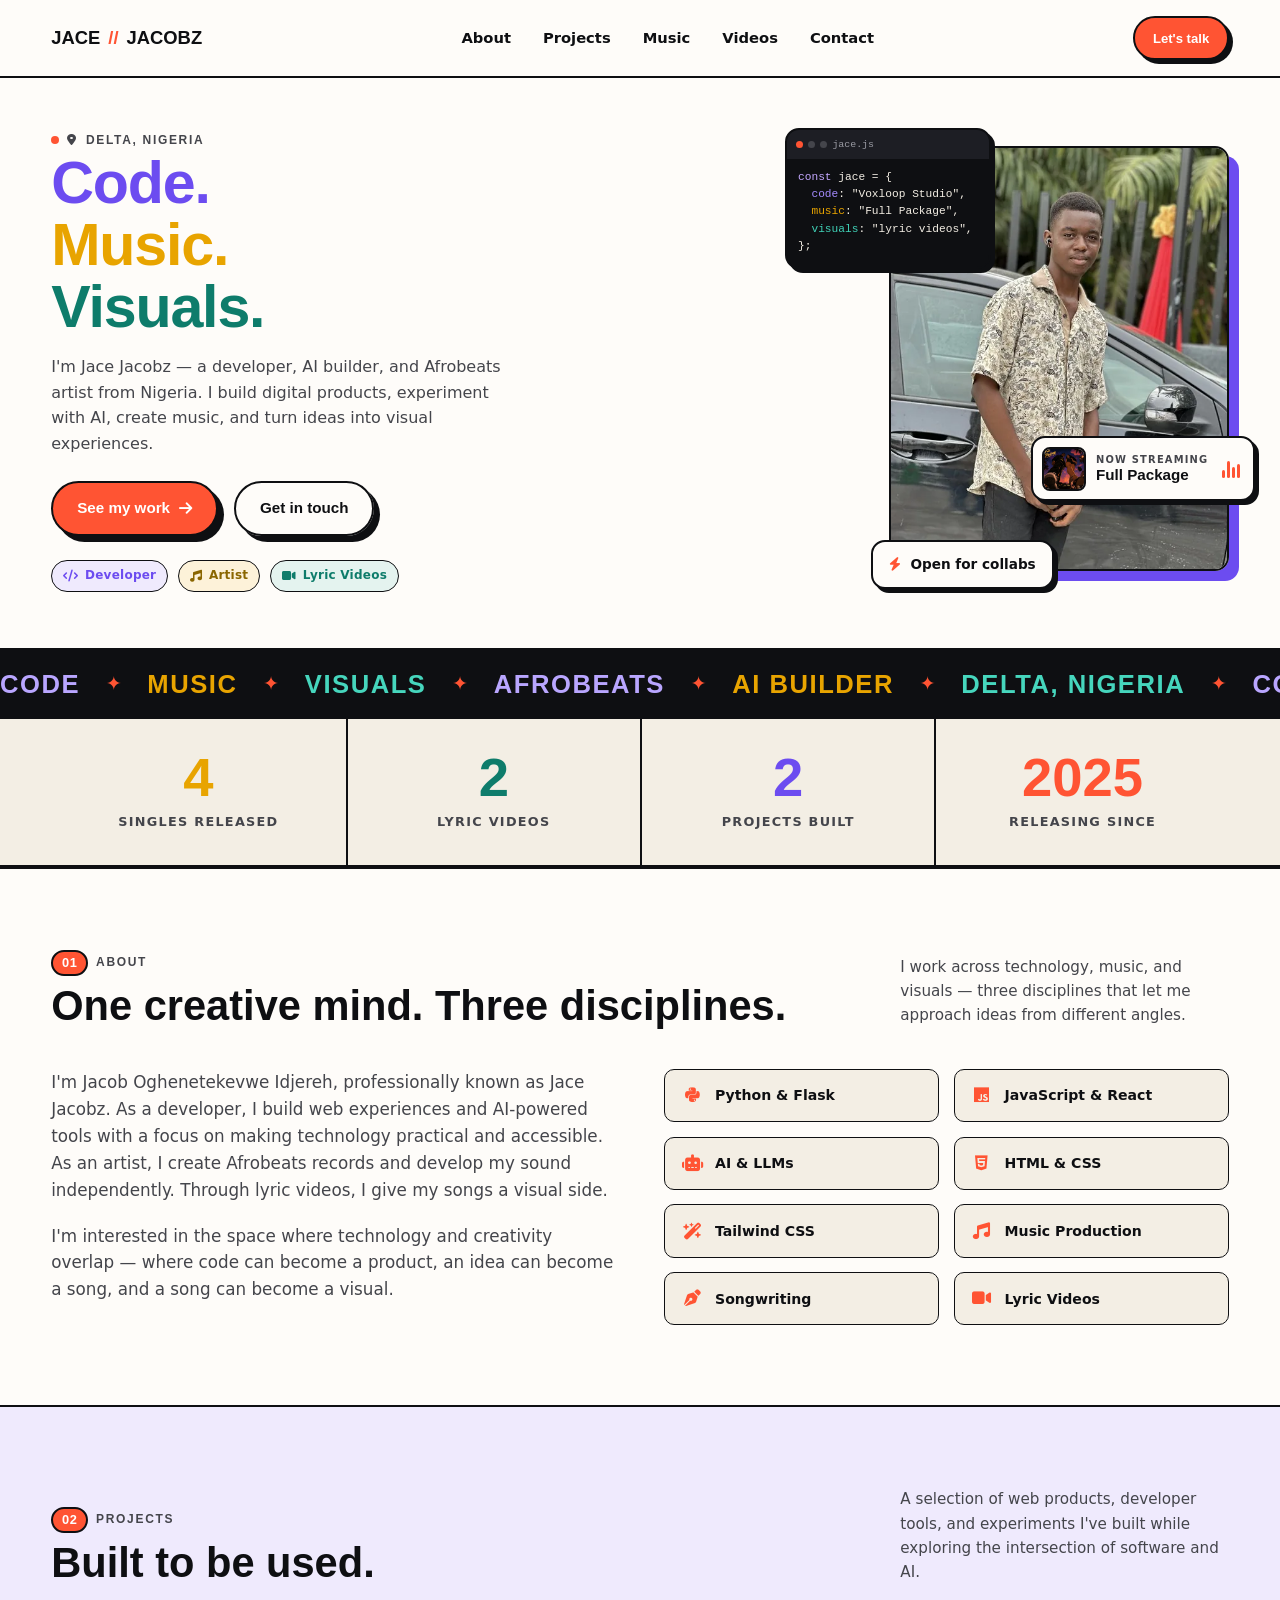
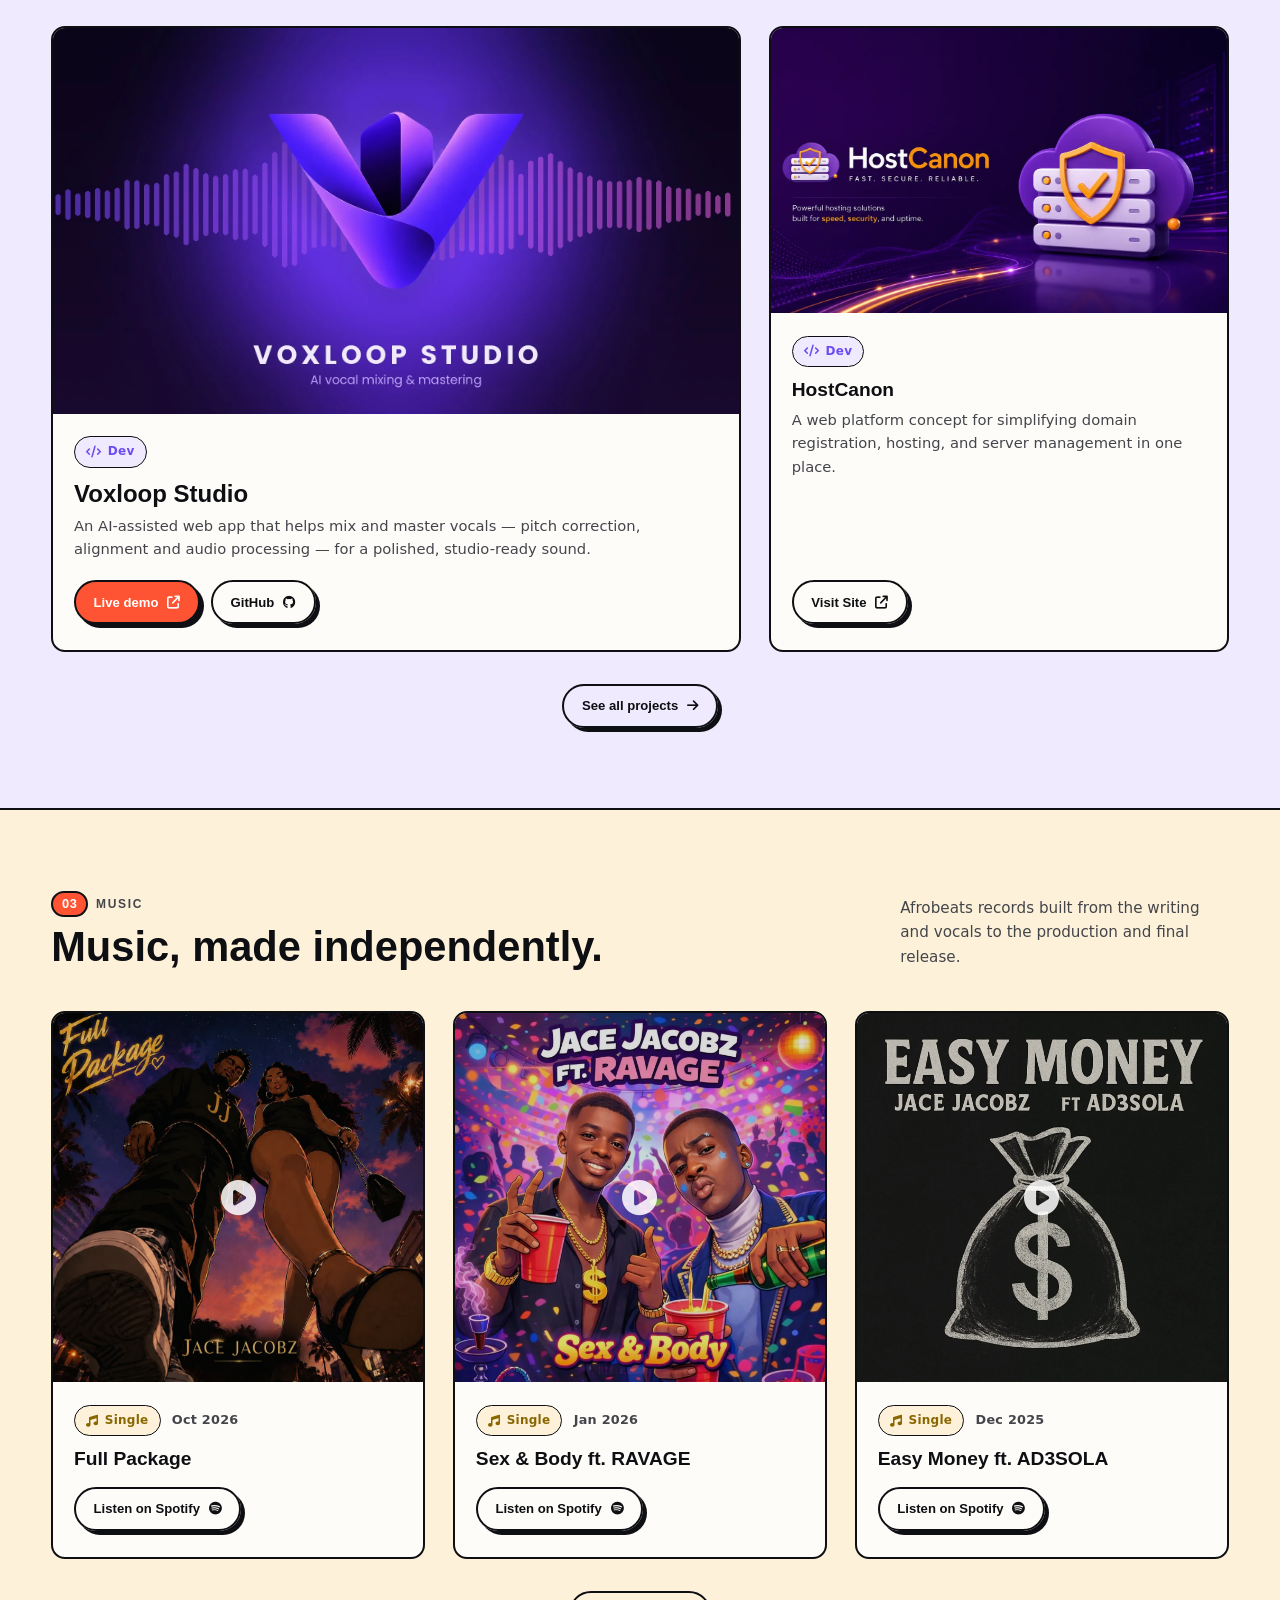
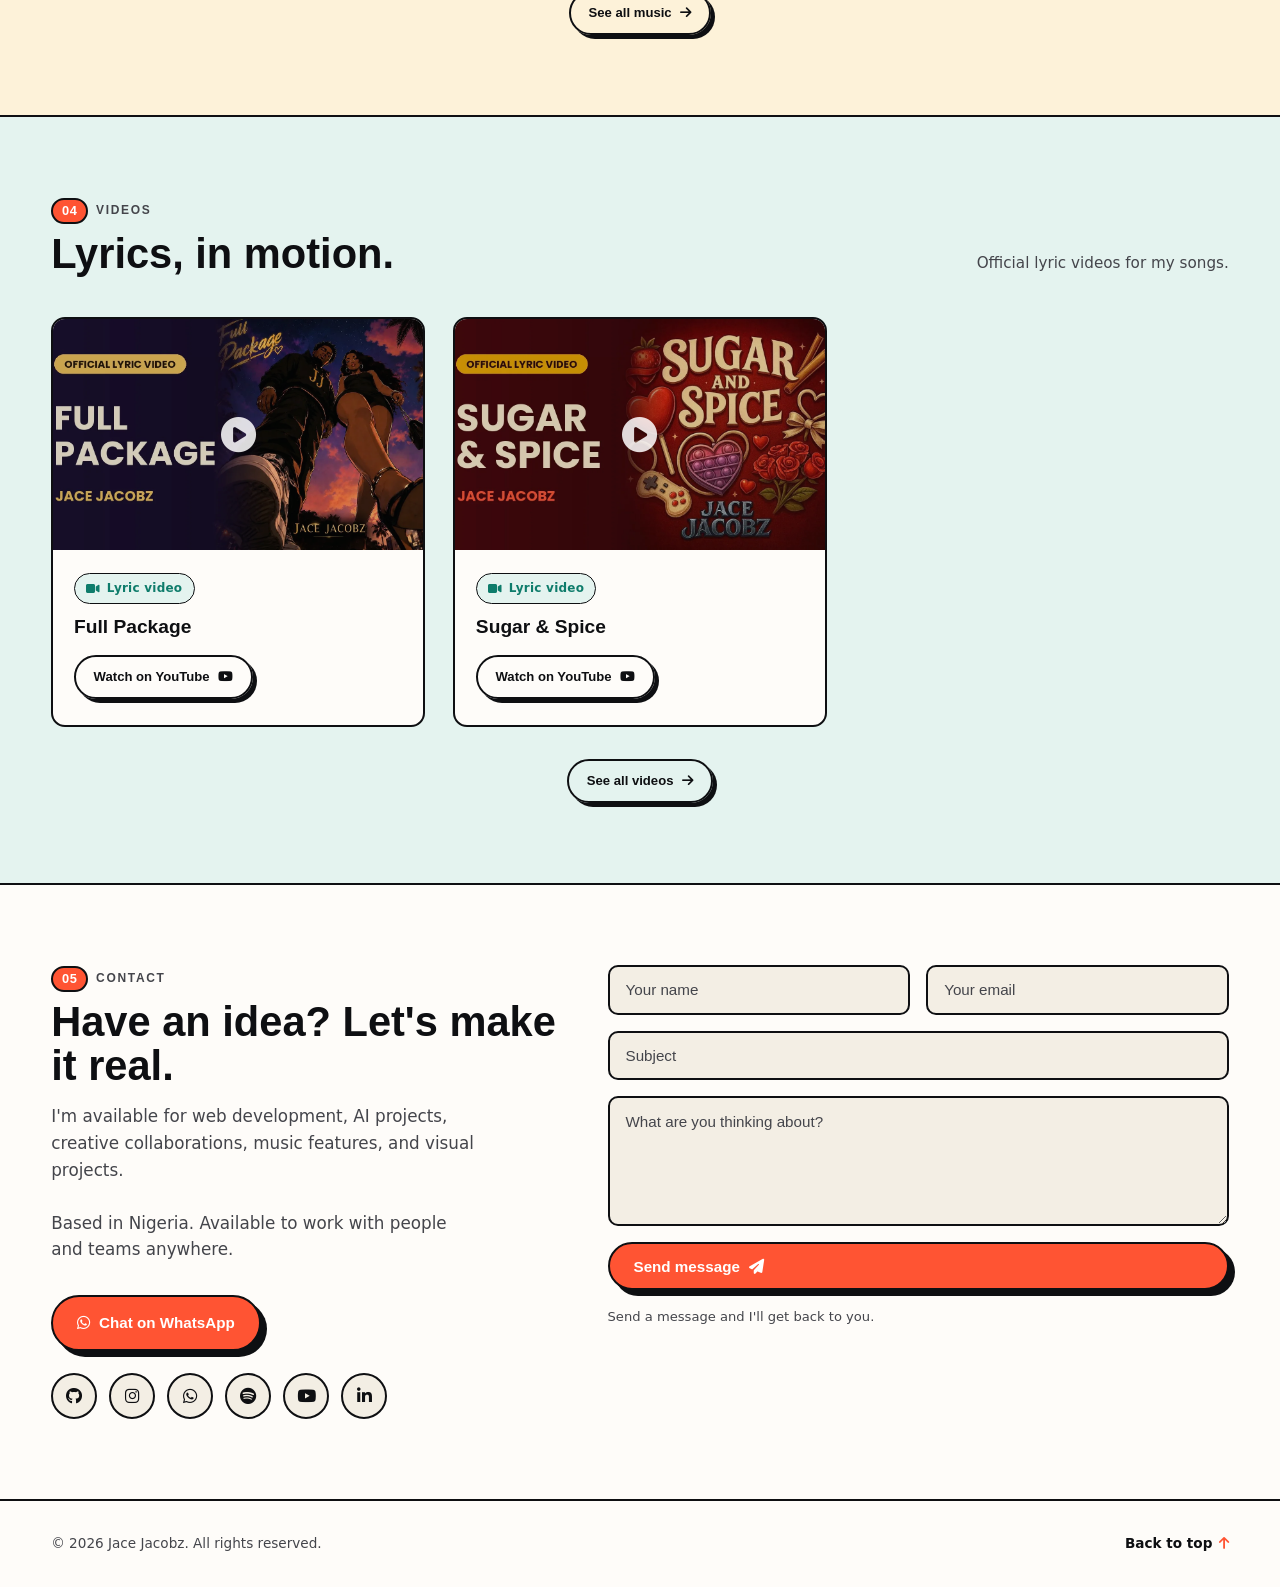
<file: index.html>
<!DOCTYPE html>
<html lang="en">
<head>
<meta charset="UTF-8">
<title>Jace Jacobz — Code. Music. Visuals.</title>
<meta name="viewport" content="width=device-width, initial-scale=1, viewport-fit=cover">
<meta name="description" content="Jacob Oghenetekevwe Idjereh, professionally known as Jace Jacobz — full-stack developer, AI builder and Afrobeats artist based in Delta, Nigeria.">
<!-- Link previews (WhatsApp, Instagram, X, etc.) -->
<meta property="og:type" content="website">
<meta property="og:site_name" content="Jace Jacobz">
<meta property="og:title" content="Jace Jacobz — Code. Music. Visuals.">
<meta property="og:description" content="Jacob Oghenetekevwe Idjereh, professionally known as Jace Jacobz — full-stack developer, AI builder and Afrobeats artist based in Delta, Nigeria.">
<meta property="og:url" content="https://jacejacobz.github.io/jace-portfolio/">
<meta property="og:image" content="https://jacejacobz.github.io/jace-portfolio/assets/images/og-image.jpg">
<meta property="og:image:width" content="1200">
<meta property="og:image:height" content="630">
<meta name="twitter:card" content="summary_large_image">
<meta name="twitter:title" content="Jace Jacobz — Code. Music. Visuals.">
<meta name="twitter:description" content="Jacob Oghenetekevwe Idjereh, professionally known as Jace Jacobz — full-stack developer, AI builder and Afrobeats artist based in Delta, Nigeria.">
<meta name="twitter:image" content="https://jacejacobz.github.io/jace-portfolio/assets/images/og-image.jpg">
<script type="application/ld+json">
{"@context":"https://schema.org","@type":"Person","name":"Jacob Oghenetekevwe Idjereh","alternateName":"Jace Jacobz","description":"Full-stack developer, AI builder and Afrobeats artist based in Delta, Nigeria.","url":"https://jacejacobz.github.io/jace-portfolio/","image":"https://jacejacobz.github.io/jace-portfolio/assets/images/og-image.jpg","sameAs":["https://instagram.com/jace.jacobz","https://open.spotify.com/artist/1dXIuXxO2EBXhNMmqf7gLY","https://www.youtube.com/@jacejacobz","https://github.com/JaceJacobz","https://www.linkedin.com/in/jacejacobz"]}
</script>

<!-- fav-icon -->
<link rel="icon" href="assets/images/fav-icon.png" type="image/png">

<!-- Fonts: Clash Display (headlines) + Satoshi (body) — Fontshare -->
<link rel="preconnect" href="https://api.fontshare.com">
<link href="https://api.fontshare.com/v2/css?f[]=clash-display@600,500,700&f[]=satoshi@400,500,700,900&display=swap" rel="stylesheet">

<!-- Font Awesome -->
<link rel="stylesheet" href="https://cdnjs.cloudflare.com/ajax/libs/font-awesome/6.5.2/css/all.min.css">

<!-- Shared site styles -->
<script>try{if(sessionStorage.getItem("pl"))document.documentElement.classList.add("no-preload")}catch(e){}</script>
<link rel="stylesheet" href="assets/css/style.css">
</head>
<body id="top">
<!-- ============ PRELOADER (shows once per visit) ============ -->
<div class="preloader" id="preloader" aria-hidden="true">
  <div class="pl-logo">JACE<span class="dot">//</span>JACOBZ</div>
  <div class="pl-bars"><i></i><i></i><i></i><i></i><i></i></div>
  <div class="pl-bar"><span></span></div>
  <div class="pl-tag">Code. Music. Visuals.</div>
</div>
<noscript><style>.preloader{display:none}</style></noscript>


<!-- ============ HEADER ============ -->
<header class="site-header">
  <nav class="nav container">
    <a href="index.html#top" class="logo">JACE<span class="dot">//</span>JACOBZ</a>
    <ul class="nav-links" id="navLinks">
      <li><a href="index.html#about">About</a></li>
      <li><a href="projects.html">Projects</a></li>
      <li><a href="music.html">Music</a></li>
      <li><a href="videos.html">Videos</a></li>
      <li><a href="index.html#contact">Contact</a></li>
    </ul>
    <div class="nav-cta">
      <a href="index.html#contact" class="btn sm solid-coral">Let's talk</a>
      <button class="menu-toggle" id="menuToggle" aria-label="Toggle navigation" aria-expanded="false">
        <i class="fa-solid fa-bars"></i>
      </button>
    </div>
  </nav>
</header>

<!-- ============ HERO ============ -->
<section id="hero" class="hero">
  <div class="container hero-grid">
    <div class="hero-copy">
      <span class="eyebrow"><i class="fa-solid fa-location-dot"></i> Delta, Nigeria</span>
      <h1 class="hero-title">
        <span class="c1">Code.</span>
        <span class="c2">Music.</span>
        <span class="c3">Visuals.</span>
      </h1>
      <p class="hero-lede">
        I'm Jace Jacobz — a developer, AI builder, and Afrobeats artist from Nigeria. I build digital products, experiment with AI, create music, and turn ideas into visual experiences.
      </p>
      <div class="hero-actions">
        <a href="projects.html" class="btn solid-coral">See my work <i class="fa-solid fa-arrow-right"></i></a>
        <a href="index.html#contact" class="btn outline">Get in touch</a>
      </div>
      <div class="hero-chips">
        <span class="tag dev"><i class="fa-solid fa-code"></i> Developer</span>
        <span class="tag music"><i class="fa-solid fa-music"></i> Artist</span>
        <span class="tag video"><i class="fa-solid fa-video"></i> Lyric Videos</span>
      </div>
    </div>

    <div class="hero-visual">
      <div class="hero-photo-wrap">
        <img src="assets/images/Jace-Jacobz-Pro-shot.webp" alt="Portrait of Jace Jacobz">
      </div>
      <div class="hero-badge"><i class="fa-solid fa-bolt"></i> Open for collabs</div>
      <a class="float-card now-playing" href="https://open.spotify.com/artist/1dXIuXxO2EBXhNMmqf7gLY" aria-label="Listen to Jace Jacobz on Spotify">
        <img src="assets/images/full-package.webp" alt="" width="44" height="44">
        <span class="np-text"><small>Now streaming</small><b>Full Package</b></span>
        <span class="eq" aria-hidden="true"><i></i><i></i><i></i><i></i></span>
      </a>
      <div class="float-card code-card" aria-hidden="true">
        <span class="cc-bar"><i></i><i></i><i></i> jace.js</span>
<pre><span class="k">const</span> jace = {
  <span class="p1">code</span>: <span class="s">"Voxloop Studio"</span>,
  <span class="p2">music</span>: <span class="s">"Full Package"</span>,
  <span class="p3">visuals</span>: <span class="s">"lyric videos"</span>,
};</pre>
      </div>
    </div>
  </div>
</section>

<!-- ============ MARQUEE + STATS ============ -->
<div class="marquee" aria-hidden="true"><div class="marquee-track"><span>CODE</span><i>✦</i><span>MUSIC</span><i>✦</i><span>VISUALS</span><i>✦</i><span>AFROBEATS</span><i>✦</i><span>AI BUILDER</span><i>✦</i><span>DELTA, NIGERIA</span><i>✦</i><span>CODE</span><i>✦</i><span>MUSIC</span><i>✦</i><span>VISUALS</span><i>✦</i><span>AFROBEATS</span><i>✦</i><span>AI BUILDER</span><i>✦</i><span>DELTA, NIGERIA</span><i>✦</i></div></div>

<section class="stats">
  <div class="container stats-grid">
    <div class="stat s-music"><b data-count="4">4</b><span>Singles released</span></div>
    <div class="stat s-video"><b data-count="2">2</b><span>Lyric videos</span></div>
    <div class="stat s-code"><b data-count="2">2</b><span>Projects built</span></div>
    <div class="stat s-coral"><b>2025</b><span>Releasing since</span></div>
  </div>
</section>

<!-- ============ ABOUT ============ -->
<section id="about" class="section">
  <div class="container">
    <div class="section-head">
      <div>
        <span class="eyebrow numbered"><b>01</b> About</span>
        <h2 class="section-title">One creative mind. Three disciplines.</h2>
      </div>
      <p class="section-note">I work across technology, music, and visuals — three disciplines that let me approach ideas from different angles.</p>
    </div>

    <div class="about-grid">
      <div class="about-text">
        <p>I'm Jacob Oghenetekevwe Idjereh, professionally known as Jace Jacobz. As a developer, I build web experiences and AI-powered tools with a focus on making technology practical and accessible. As an artist, I create Afrobeats records and develop my sound independently. Through lyric videos, I give my songs a visual side.</p>
        <p>I'm interested in the space where technology and creativity overlap — where code can become a product, an idea can become a song, and a song can become a visual.</p>
      </div>

      <div class="skills-grid">
        <div class="skill-chip"><i class="fa-brands fa-python"></i> Python &amp; Flask</div>
        <div class="skill-chip"><i class="fa-brands fa-js"></i> JavaScript &amp; React</div>
        <div class="skill-chip"><i class="fa-solid fa-robot"></i> AI &amp; LLMs</div>
        <div class="skill-chip"><i class="fa-brands fa-html5"></i> HTML &amp; CSS</div>
        <div class="skill-chip"><i class="fa-solid fa-wand-magic-sparkles"></i> Tailwind CSS</div>
        <div class="skill-chip"><i class="fa-solid fa-music"></i> Music Production</div>
        <div class="skill-chip"><i class="fa-solid fa-pen-nib"></i> Songwriting</div>
        <div class="skill-chip"><i class="fa-solid fa-video"></i> Lyric Videos</div>
      </div>
    </div>
  </div>
</section>

<!-- ============ PROJECTS (teaser — full list lives on projects.html) ============ -->
<section id="projects" class="section project">
  <div class="container">
    <div class="section-head">
      <div>
        <span class="eyebrow numbered"><b>02</b> Projects</span>
        <h2 class="section-title">Built to be used.</h2>
      </div>
      <p class="section-note">A selection of web products, developer tools, and experiments I've built while exploring the intersection of software and AI.</p>
    </div>

    <!-- Only the most relevant projects show here (max 3). Add new work to
         projects.html — this teaser stays capped at 3 on purpose so the
         homepage never grows long as the full list does. -->
    <div class="cards-grid">
      <div class="card">
        <div class="card-media">
          <img src="assets/images/voxloop-studio.webp" loading="lazy" decoding="async" alt="Voxloop Studio logo over a vocal waveform">
        </div>
        <div class="card-body">
          <span class="tag dev"><i class="fa-solid fa-code"></i> Dev</span>
          <h3>Voxloop Studio</h3>
          <p>An AI-assisted web app that helps mix and master vocals — pitch correction, alignment and audio processing — for a polished, studio-ready sound.</p>
          <div class="card-actions">
            <a href="https://jacejacobz.github.io/voxloop-studio/" class="btn sm solid-coral">Live demo <i class="fa-solid fa-arrow-up-right-from-square"></i></a>
            <a href="https://github.com/JaceJacobz/voxloop-studio" class="btn sm outline">GitHub <i class="fa-brands fa-github"></i></a>
          </div>
        </div>
      </div>

      <div class="card">
        <div class="card-media">
          <img src="assets/images/Hostcanon.webp" loading="lazy" decoding="async" alt="HostCanon website">
        </div>
        <div class="card-body">
          <span class="tag dev"><i class="fa-solid fa-code"></i> Dev</span>
          <h3>HostCanon</h3>
          <p>A web platform concept for simplifying domain registration, hosting, and server management in one place.</p>
          <a href="https://www.hostcanon.com/" class="btn sm outline">Visit Site <i class="fa-solid fa-arrow-up-right-from-square"></i></a>
        </div>
      </div>

    </div>

    <div class="section-more">
      <a href="projects.html" class="btn sm outline">See all projects <i class="fa-solid fa-arrow-right"></i></a>
    </div>
  </div>
</section>

<!-- ============ MUSIC (teaser — full list lives on music.html) ============ -->
<section id="music" class="section music">
  <div class="container">
    <div class="section-head">
      <div>
        <span class="eyebrow numbered"><b>03</b> Music</span>
        <h2 class="section-title">Music, made independently.</h2>
      </div>
      <p class="section-note">Afrobeats records built from the writing and vocals to the production and final release.</p>
    </div>

    <div class="cards-grid">
      <div class="card">
        <div class="card-media">
          <img src="assets/images/full-package.webp" loading="lazy" decoding="async" alt="Full Package single artwork">
          <div class="card-play"><i class="fa-solid fa-circle-play"></i></div>
        </div>
        <div class="card-body">
          <div class="card-meta"><span class="tag music"><i class="fa-solid fa-music"></i> Single</span><time class="card-date" datetime="2026-10-30">Oct 2026</time></div>
          <h3>Full Package</h3>
          <a href="https://open.spotify.com/track/3VnPRqQXySoyyuoGE9x6We" class="btn sm outline">Listen on Spotify <i class="fa-brands fa-spotify"></i></a>
        </div>
      </div>

      <div class="card">
        <div class="card-media">
          <img src="assets/images/sex-and-body.webp" loading="lazy" decoding="async" alt="Sex & Body single artwork">
          <div class="card-play"><i class="fa-solid fa-circle-play"></i></div>
        </div>
        <div class="card-body">
          <div class="card-meta"><span class="tag music"><i class="fa-solid fa-music"></i> Single</span><time class="card-date" datetime="2026-01-30">Jan 2026</time></div>
          <h3>Sex & Body ft. RAVAGE</h3>
          <a href="https://open.spotify.com/track/5dvdo11nixonfD4e5Ea9B6" class="btn sm outline">Listen on Spotify <i class="fa-brands fa-spotify"></i></a>
        </div>
      </div>

      <div class="card">
        <div class="card-media">
          <img src="assets/images/Easy-Money.webp" loading="lazy" decoding="async" alt="Easy Money single artwork">
          <div class="card-play"><i class="fa-solid fa-circle-play"></i></div>
        </div>
        <div class="card-body">
          <div class="card-meta"><span class="tag music"><i class="fa-solid fa-music"></i> Single</span><time class="card-date" datetime="2025-12-17">Dec 2025</time></div>
          <h3>Easy Money ft. AD3SOLA</h3>
          <a href="https://open.spotify.com/track/0xLOBSj4Y305qn7mlrOwvb" class="btn sm outline">Listen on Spotify <i class="fa-brands fa-spotify"></i></a>
        </div>
      </div>
    </div>

    <div class="section-more">
      <a href="music.html" class="btn sm outline">See all music <i class="fa-solid fa-arrow-right"></i></a>
    </div>
  </div>
</section>

<!-- ============ VIDEOS (teaser — full list lives on videos.html) ============ -->
<section id="videos" class="section videos">
  <div class="container">
    <div class="section-head">
      <div>
        <span class="eyebrow numbered"><b>04</b> Videos</span>
        <h2 class="section-title">Lyrics, in motion.</h2>
      </div>
      <p class="section-note">Official lyric videos for my songs.</p>
    </div>

    <div class="cards-grid">
      <div class="card">
        <div class="card-media">
          <img src="assets/images/full-package-thumb.webp" loading="lazy" decoding="async" alt="Full Package lyric video thumbnail">
          <div class="card-play"><i class="fa-solid fa-circle-play"></i></div>
        </div>
        <div class="card-body">
          <span class="tag video"><i class="fa-solid fa-video"></i> Lyric video</span>
          <h3>Full Package</h3>
          <a href="https://youtu.be/ElX-lm3iU8Q" class="btn sm outline">Watch on YouTube <i class="fa-brands fa-youtube"></i></a>
        </div>
      </div>

      <div class="card">
        <div class="card-media">
          <img src="assets/images/sugar-and-spice-thumb.webp" loading="lazy" decoding="async" alt="Sugar &amp; Spice lyric video thumbnail">
          <div class="card-play"><i class="fa-solid fa-circle-play"></i></div>
        </div>
        <div class="card-body">
          <span class="tag video"><i class="fa-solid fa-video"></i> Lyric video</span>
          <h3>Sugar &amp; Spice</h3>
          <a href="https://youtu.be/jPSlTZLBIx8" class="btn sm outline">Watch on YouTube <i class="fa-brands fa-youtube"></i></a>
        </div>
      </div>
    </div>

    <div class="section-more">
      <a href="videos.html" class="btn sm outline">See all videos <i class="fa-solid fa-arrow-right"></i></a>
    </div>
  </div>
</section>

<!-- ============ CONTACT ============ -->
<section id="contact" class="section">
  <div class="container contact-grid">
    <div class="contact-info">
      <span class="eyebrow numbered"><b>05</b> Contact</span>
      <h2 class="section-title" style="margin-bottom:1rem;">Have an idea? Let's make it real.</h2>
      <p>I'm available for web development, AI projects, creative collaborations, music features, and visual projects.</p>
      <p>Based in Nigeria. Available to work with people and teams anywhere.</p>
      <a href="https://wa.me/2348140527076?text=Hi%20Jace%2C%20I%20found%20your%20portfolio%20and%20I%27d%20like%20to%20talk." class="btn solid-coral wa-btn"><i class="fa-brands fa-whatsapp"></i> Chat on WhatsApp</a>
      <div class="social-row">
        <a href="https://github.com/JaceJacobz" class="social-btn" aria-label="GitHub"><i class="fa-brands fa-github"></i></a>
        <a href="https://instagram.com/jace.jacobz" class="social-btn" aria-label="Instagram"><i class="fa-brands fa-instagram"></i></a>
        <a href="https://wa.me/2348140527076?text=Hi%20Jace%2C%20I%20found%20your%20portfolio%20and%20I%27d%20like%20to%20talk." class="social-btn" aria-label="WhatsApp"><i class="fa-brands fa-whatsapp"></i></a>
        <a href="https://open.spotify.com/artist/1dXIuXxO2EBXhNMmqf7gLY" class="social-btn" aria-label="Spotify"><i class="fa-brands fa-spotify"></i></a>
        <a href="https://www.youtube.com/@jacejacobz?si=zRm6_VZC7M4esExl" class="social-btn" aria-label="YouTube"><i class="fa-brands fa-youtube"></i></a>
        <a href="https://www.linkedin.com/in/jacejacobz" class="social-btn" aria-label="LinkedIn"><i class="fa-brands fa-linkedin-in"></i></a>
      </div>
    </div>

    <form id="contact-form" action="https://formspree.io/f/myeyedga" method="POST">
      <div class="form-row">
        <input type="text" name="name" placeholder="Your name" required>
        <input type="email" name="email" placeholder="Your email" required>
      </div>

      <input type="text" name="subject" placeholder="Subject">

      <textarea 
        name="message" 
        placeholder="What are you thinking about?" 
        required
      ></textarea>

      <button type="submit" class="btn solid-coral">
        Send message <i class="fa-solid fa-paper-plane"></i>
      </button>

      <p class="form-note">Send a message and I'll get back to you.</p>
    </form>
  </div>
</section>

<!-- ============ FOOTER ============ -->
<footer class="footer">
  <div class="container footer-row">
    <p>&copy; 2026 Jace Jacobz. All rights reserved.</p>
    <a href="index.html#top" class="back-to-top">Back to top <i class="fa-solid fa-arrow-up"></i></a>
  </div>
</footer>

<!-- Shared site script: mobile nav, active-page nav highlight,
     scroll reveal, and the music/video play-icon click-through -->

<!-- ============ MOBILE TAB BAR ============ -->
<nav class="tabbar" aria-label="Main">
  <a href="index.html" data-tab="index.html"><i class="fa-solid fa-house"></i><span>Home</span></a>
  <a href="projects.html" data-tab="projects.html"><i class="fa-solid fa-laptop-code"></i><span>Work</span></a>
  <a href="music.html" data-tab="music.html"><i class="fa-solid fa-music"></i><span>Music</span></a>
  <a href="videos.html" data-tab="videos.html"><i class="fa-solid fa-circle-play"></i><span>Videos</span></a>
  <a href="index.html#contact" data-tab="contact"><i class="fa-solid fa-paper-plane"></i><span>Contact</span></a>
</nav>
<a class="wa-fab" href="https://wa.me/2348140527076?text=Hi%20Jace%2C%20I%20found%20your%20portfolio%20and%20I%27d%20like%20to%20talk." aria-label="Chat on WhatsApp"><i class="fa-brands fa-whatsapp"></i></a>

<script src="assets/js/main.js"></script>
</body>
</html>
</file>
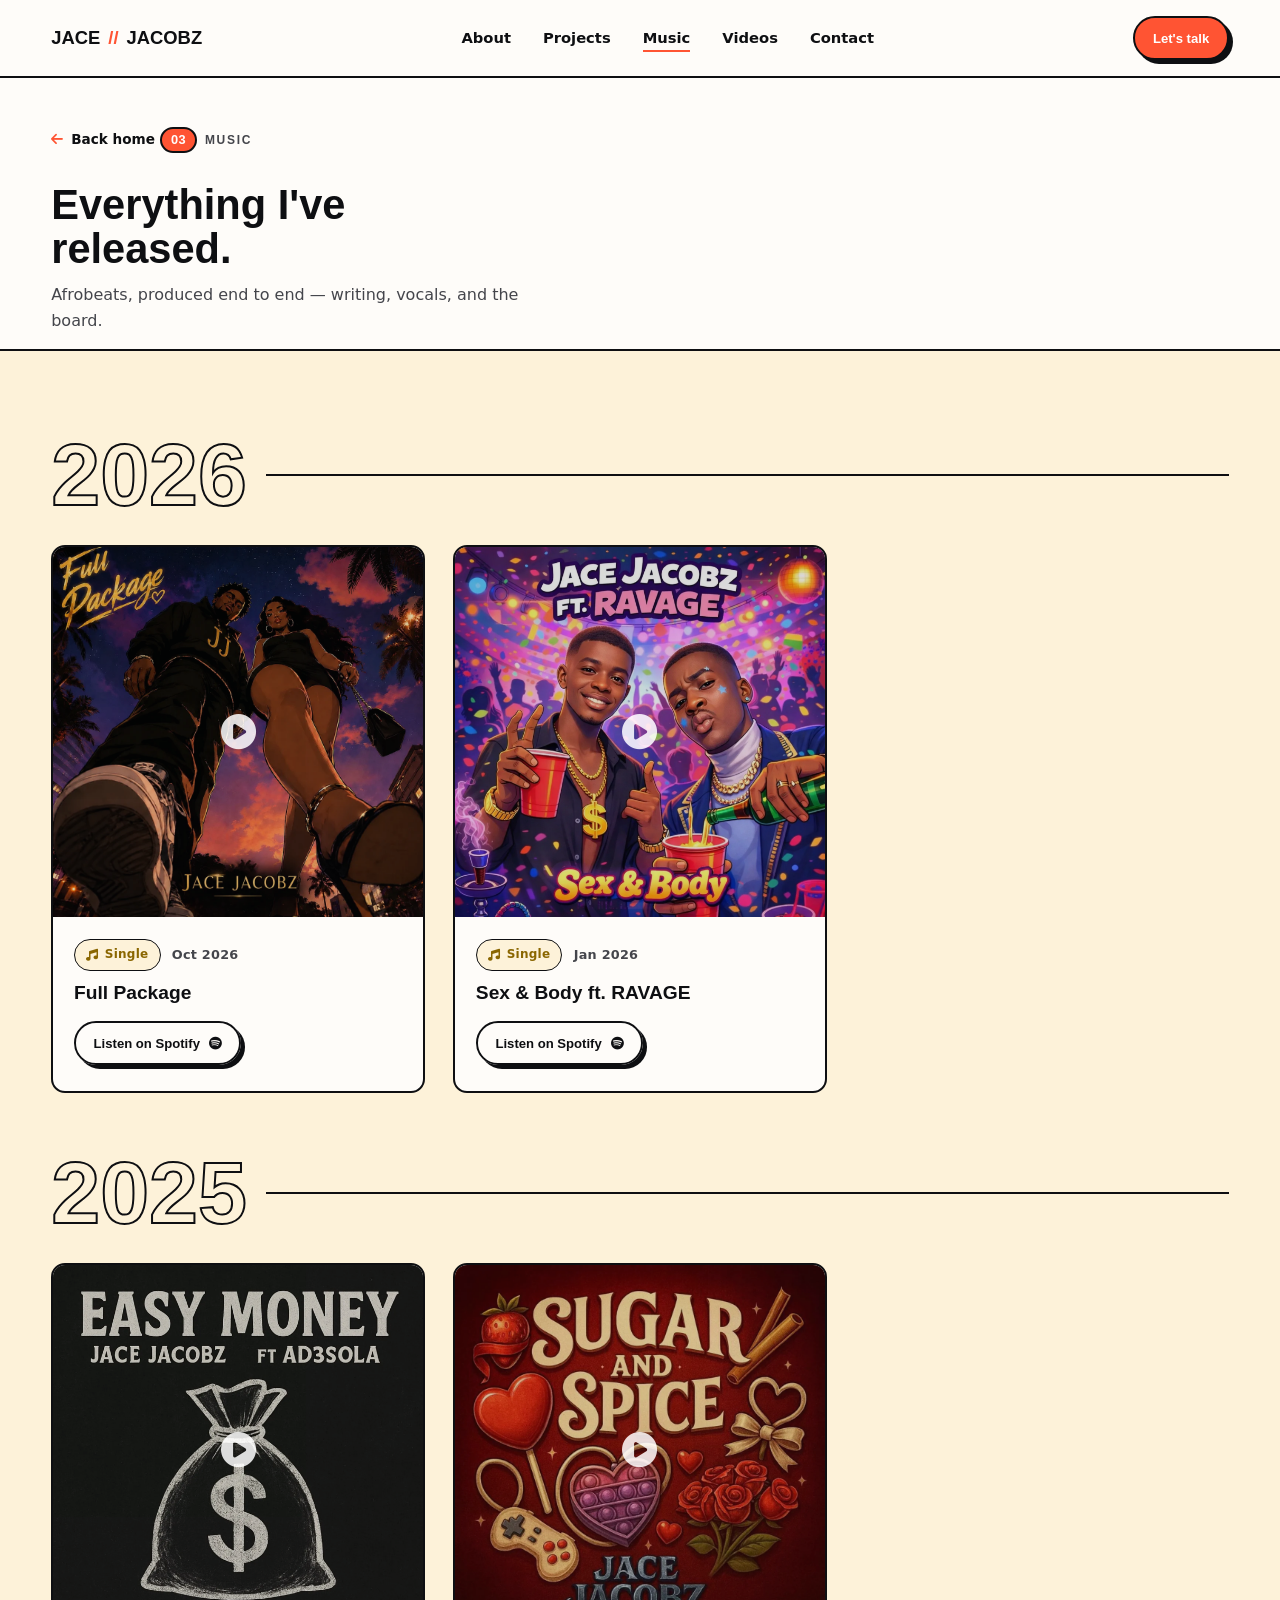
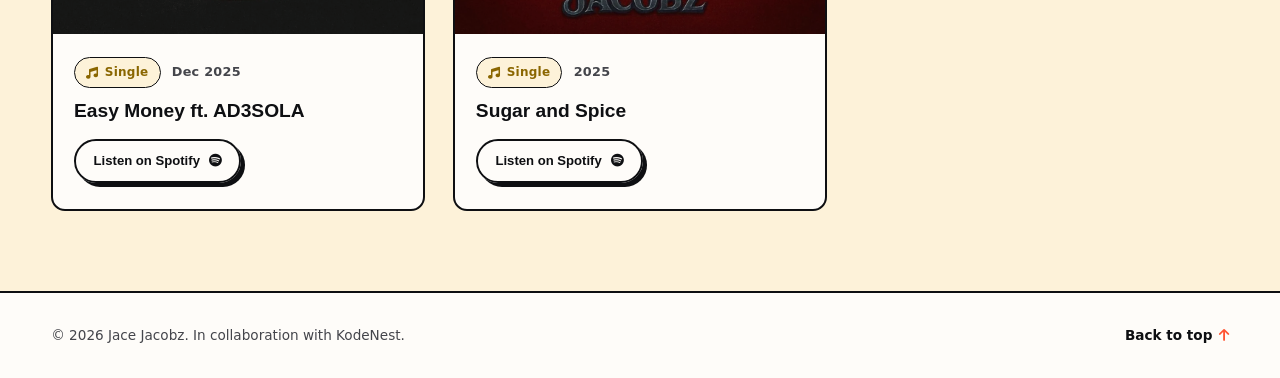
<file: music.html>
<!DOCTYPE html>
<html lang="en">
<head>
<meta charset="UTF-8">
<title>Music — Jace Jacobz</title>
<meta name="viewport" content="width=device-width, initial-scale=1, viewport-fit=cover">
<meta name="description" content="Afrobeats singles by Jace Jacobz — written, produced, and released independently.">
<!-- Link previews (WhatsApp, Instagram, X, etc.) -->
<meta property="og:type" content="website">
<meta property="og:site_name" content="Jace Jacobz">
<meta property="og:title" content="Music — Jace Jacobz">
<meta property="og:description" content="Afrobeats singles by Jace Jacobz — written, produced, and released independently.">
<meta property="og:url" content="https://jacejacobz.github.io/jace-portfolio/music.html">
<meta property="og:image" content="https://jacejacobz.github.io/jace-portfolio/assets/images/og-image.jpg">
<meta property="og:image:width" content="1200">
<meta property="og:image:height" content="630">
<meta name="twitter:card" content="summary_large_image">
<meta name="twitter:title" content="Music — Jace Jacobz">
<meta name="twitter:description" content="Afrobeats singles by Jace Jacobz — written, produced, and released independently.">
<meta name="twitter:image" content="https://jacejacobz.github.io/jace-portfolio/assets/images/og-image.jpg">

<link rel="icon" href="assets/images/fav-icon.png" type="image/png">
<link rel="preconnect" href="https://api.fontshare.com">
<link href="https://api.fontshare.com/v2/css?f[]=clash-display@600,500,700&f[]=satoshi@400,500,700,900&display=swap" rel="stylesheet">
<link rel="stylesheet" href="https://cdnjs.cloudflare.com/ajax/libs/font-awesome/6.5.2/css/all.min.css">
<script>try{if(sessionStorage.getItem("pl"))document.documentElement.classList.add("no-preload")}catch(e){}</script>
<link rel="stylesheet" href="assets/css/style.css">
</head>
<body id="top">
<!-- ============ PRELOADER (shows once per visit) ============ -->
<div class="preloader" id="preloader" aria-hidden="true">
  <div class="pl-logo">JACE<span class="dot">//</span>JACOBZ</div>
  <div class="pl-bars"><i></i><i></i><i></i><i></i><i></i></div>
  <div class="pl-bar"><span></span></div>
  <div class="pl-tag">Code. Music. Visuals.</div>
</div>
<noscript><style>.preloader{display:none}</style></noscript>


<!-- ============ HEADER ============ -->
<header class="site-header">
  <nav class="nav container">
    <a href="index.html#top" class="logo">JACE<span class="dot">//</span>JACOBZ</a>
    <ul class="nav-links" id="navLinks">
      <li><a href="index.html#about">About</a></li>
      <li><a href="projects.html">Projects</a></li>
      <li><a href="music.html">Music</a></li>
      <li><a href="videos.html">Videos</a></li>
      <li><a href="index.html#contact">Contact</a></li>
    </ul>
    <div class="nav-cta">
      <a href="index.html#contact" class="btn sm solid-coral">Let's talk</a>
      <button class="menu-toggle" id="menuToggle" aria-label="Toggle navigation" aria-expanded="false">
        <i class="fa-solid fa-bars"></i>
      </button>
    </div>
  </nav>
</header>

<!-- ============ PAGE INTRO ============ -->
<section class="page-hero">
  <div class="container">
    <a href="index.html" class="back-link"><i class="fa-solid fa-arrow-left"></i> Back home</a>
    <span class="eyebrow numbered"><b>03</b> Music</span>
    <h1 class="section-title">Everything I've released.</h1>
    <p class="section-note">Afrobeats, produced end to end — writing, vocals, and the board.</p>
  </div>
</section>

<!-- ============ FULL MUSIC LIST ============ -->
<!-- Add new singles here as they drop — nothing is capped on this
     page, unlike the 3-item teaser on the homepage. -->
<section class="section music">
  <div class="container">
    <div class="year-group">
      <div class="year-head"><span class="year-num">2026</span><span class="year-line"></span></div>
      <div class="cards-grid">
      <div class="card">
        <div class="card-media">
          <img src="assets/images/full-package.webp" loading="lazy" decoding="async" alt="Full Package single artwork">
          <div class="card-play"><i class="fa-solid fa-circle-play"></i></div>
        </div>
        <div class="card-body">
          <div class="card-meta"><span class="tag music"><i class="fa-solid fa-music"></i> Single</span><time class="card-date" datetime="2026-10-30">Oct 2026</time></div>
          <h3>Full Package</h3>
          <a href="https://open.spotify.com/track/3VnPRqQXySoyyuoGE9x6We" class="btn sm outline">Listen on Spotify <i class="fa-brands fa-spotify"></i></a>
        </div>
      </div>

      <div class="card">
        <div class="card-media">
          <img src="assets/images/sex-and-body.webp" loading="lazy" decoding="async" alt="Sex & Body single artwork">
          <div class="card-play"><i class="fa-solid fa-circle-play"></i></div>
        </div>
        <div class="card-body">
          <div class="card-meta"><span class="tag music"><i class="fa-solid fa-music"></i> Single</span><time class="card-date" datetime="2026-01-30">Jan 2026</time></div>
          <h3>Sex & Body ft. RAVAGE</h3>
          <a href="https://open.spotify.com/track/5dvdo11nixonfD4e5Ea9B6" class="btn sm outline">Listen on Spotify <i class="fa-brands fa-spotify"></i></a>
        </div>
      </div>
      </div>
    </div>
    <div class="year-group">
      <div class="year-head"><span class="year-num">2025</span><span class="year-line"></span></div>
      <div class="cards-grid">
      <div class="card">
        <div class="card-media">
          <img src="assets/images/Easy-Money.webp" loading="lazy" decoding="async" alt="Easy Money single artwork">
          <div class="card-play"><i class="fa-solid fa-circle-play"></i></div>
        </div>
        <div class="card-body">
          <div class="card-meta"><span class="tag music"><i class="fa-solid fa-music"></i> Single</span><time class="card-date" datetime="2025-12-17">Dec 2025</time></div>
          <h3>Easy Money ft. AD3SOLA</h3>
          <a href="https://open.spotify.com/track/0xLOBSj4Y305qn7mlrOwvb" class="btn sm outline">Listen on Spotify <i class="fa-brands fa-spotify"></i></a>
        </div>
      </div>

      <div class="card">
        <div class="card-media">
          <img src="assets/images/sugar-and-spice.webp" loading="lazy" decoding="async" alt="Sugar and Spice single artwork">
          <div class="card-play"><i class="fa-solid fa-circle-play"></i></div>
        </div>
        <div class="card-body">
          <div class="card-meta"><span class="tag music"><i class="fa-solid fa-music"></i> Single</span><time class="card-date" datetime="2025">2025</time></div>
          <h3>Sugar and Spice</h3>
          <a href="https://open.spotify.com/track/6EVxZdwl1xy4vWzZKZlVXa" class="btn sm outline">Listen on Spotify <i class="fa-brands fa-spotify"></i></a>
        </div>
      </div>
      </div>
    </div>
  </div>
</section>

<!-- ============ FOOTER ============ -->
<footer class="footer">
  <div class="container footer-row">
    <p>&copy; 2026 Jace Jacobz. In collaboration with KodeNest.</p>
    <a href="#top" class="back-to-top">Back to top <i class="fa-solid fa-arrow-up"></i></a>
  </div>
</footer>


<!-- ============ MOBILE TAB BAR ============ -->
<nav class="tabbar" aria-label="Main">
  <a href="index.html" data-tab="index.html"><i class="fa-solid fa-house"></i><span>Home</span></a>
  <a href="projects.html" data-tab="projects.html"><i class="fa-solid fa-laptop-code"></i><span>Work</span></a>
  <a href="music.html" data-tab="music.html"><i class="fa-solid fa-music"></i><span>Music</span></a>
  <a href="videos.html" data-tab="videos.html"><i class="fa-solid fa-circle-play"></i><span>Videos</span></a>
  <a href="index.html#contact" data-tab="contact"><i class="fa-solid fa-paper-plane"></i><span>Contact</span></a>
</nav>
<a class="wa-fab" href="https://wa.me/2348140527076?text=Hi%20Jace%2C%20I%20found%20your%20portfolio%20and%20I%27d%20like%20to%20talk." aria-label="Chat on WhatsApp"><i class="fa-brands fa-whatsapp"></i></a>

<script src="assets/js/main.js"></script>
</body>
</html>
</file>
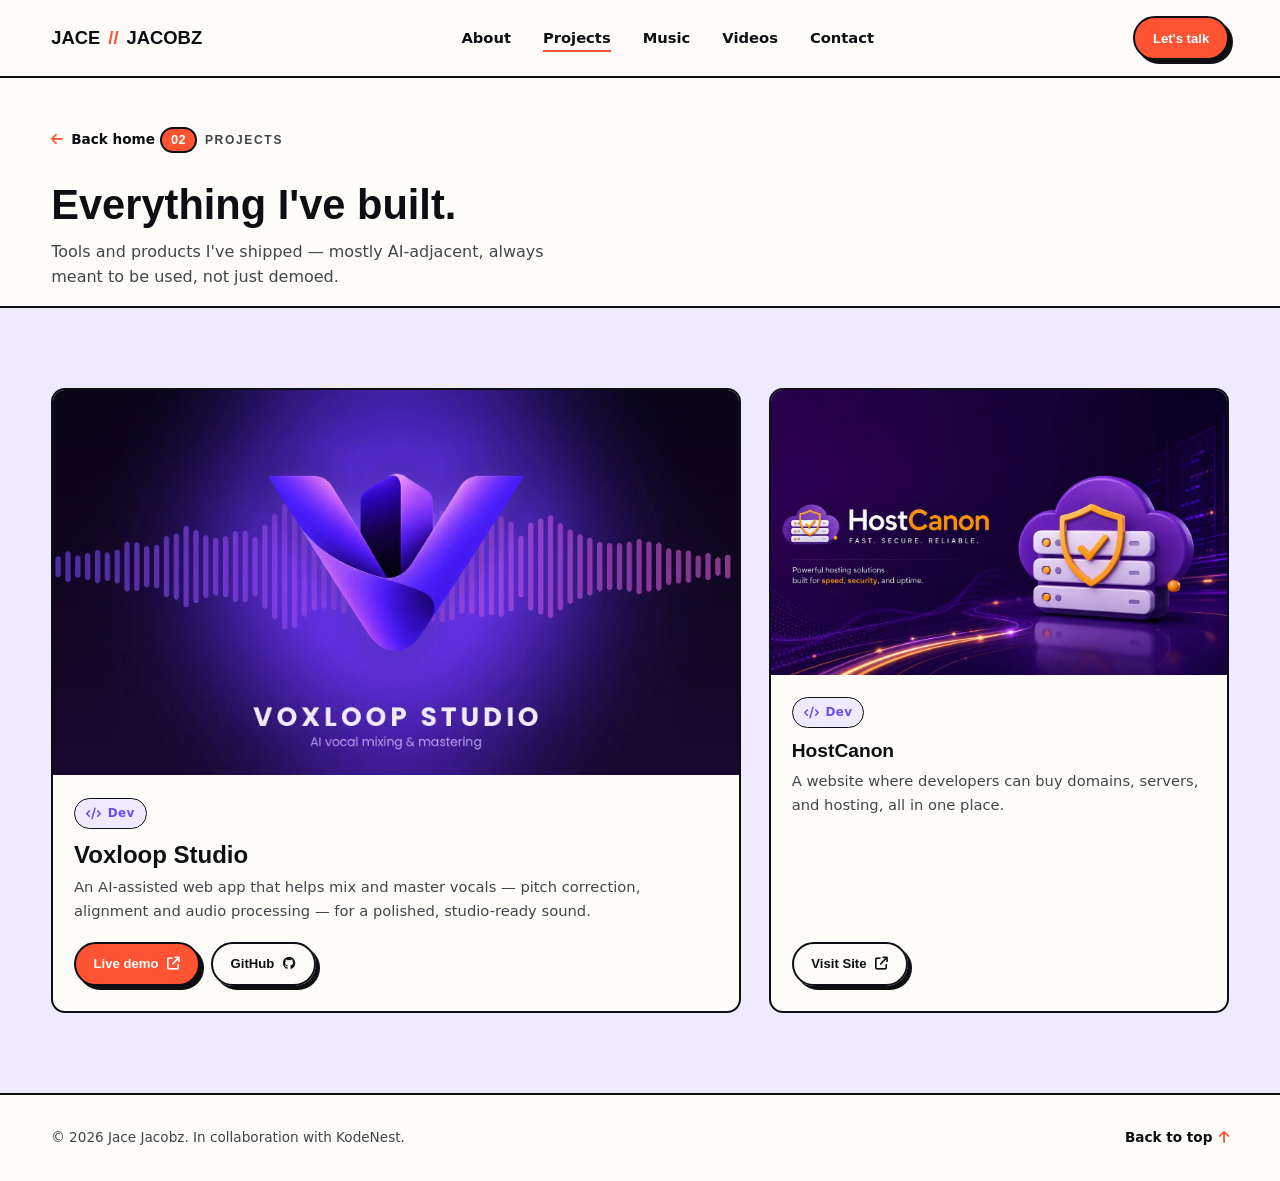
<file: projects.html>
<!DOCTYPE html>
<html lang="en">
<head>
<meta charset="UTF-8">
<title>Projects — Jace Jacobz</title>
<meta name="viewport" content="width=device-width, initial-scale=1, viewport-fit=cover">
<meta name="description" content="Projects built by Jace Jacobz — full-stack development and AI-adjacent tools.">
<!-- Link previews (WhatsApp, Instagram, X, etc.) -->
<meta property="og:type" content="website">
<meta property="og:site_name" content="Jace Jacobz">
<meta property="og:title" content="Projects — Jace Jacobz">
<meta property="og:description" content="Projects built by Jace Jacobz — full-stack development and AI-adjacent tools.">
<meta property="og:url" content="https://jacejacobz.github.io/jace-portfolio/projects.html">
<meta property="og:image" content="https://jacejacobz.github.io/jace-portfolio/assets/images/og-image.jpg">
<meta property="og:image:width" content="1200">
<meta property="og:image:height" content="630">
<meta name="twitter:card" content="summary_large_image">
<meta name="twitter:title" content="Projects — Jace Jacobz">
<meta name="twitter:description" content="Projects built by Jace Jacobz — full-stack development and AI-adjacent tools.">
<meta name="twitter:image" content="https://jacejacobz.github.io/jace-portfolio/assets/images/og-image.jpg">

<link rel="icon" href="assets/images/fav-icon.png" type="image/png">
<link rel="preconnect" href="https://api.fontshare.com">
<link href="https://api.fontshare.com/v2/css?f[]=clash-display@600,500,700&f[]=satoshi@400,500,700,900&display=swap" rel="stylesheet">
<link rel="stylesheet" href="https://cdnjs.cloudflare.com/ajax/libs/font-awesome/6.5.2/css/all.min.css">
<script>try{if(sessionStorage.getItem("pl"))document.documentElement.classList.add("no-preload")}catch(e){}</script>
<link rel="stylesheet" href="assets/css/style.css">
</head>
<body id="top">
<!-- ============ PRELOADER (shows once per visit) ============ -->
<div class="preloader" id="preloader" aria-hidden="true">
  <div class="pl-logo">JACE<span class="dot">//</span>JACOBZ</div>
  <div class="pl-bars"><i></i><i></i><i></i><i></i><i></i></div>
  <div class="pl-bar"><span></span></div>
  <div class="pl-tag">Code. Music. Visuals.</div>
</div>
<noscript><style>.preloader{display:none}</style></noscript>


<!-- ============ HEADER ============ -->
<header class="site-header">
  <nav class="nav container">
    <a href="index.html#top" class="logo">JACE<span class="dot">//</span>JACOBZ</a>
    <ul class="nav-links" id="navLinks">
      <li><a href="index.html#about">About</a></li>
      <li><a href="projects.html">Projects</a></li>
      <li><a href="music.html">Music</a></li>
      <li><a href="videos.html">Videos</a></li>
      <li><a href="index.html#contact">Contact</a></li>
    </ul>
    <div class="nav-cta">
      <a href="index.html#contact" class="btn sm solid-coral">Let's talk</a>
      <button class="menu-toggle" id="menuToggle" aria-label="Toggle navigation" aria-expanded="false">
        <i class="fa-solid fa-bars"></i>
      </button>
    </div>
  </nav>
</header>

<!-- ============ PAGE INTRO ============ -->
<section class="page-hero">
  <div class="container">
    <a href="index.html" class="back-link"><i class="fa-solid fa-arrow-left"></i> Back home</a>
    <span class="eyebrow numbered"><b>02</b> Projects</span>
    <h1 class="section-title">Everything I've built.</h1>
    <p class="section-note">Tools and products I've shipped — mostly AI-adjacent, always meant to be used, not just demoed.</p>
  </div>
</section>

<!-- ============ FULL PROJECTS LIST ============ -->
<!-- Add new projects here as more get shipped — nothing is capped
     on this page, unlike the 3-item teaser on the homepage. -->
<section class="section project">
  <div class="container">
    <div class="cards-grid">
      <div class="card">
        <div class="card-media">
          <img src="assets/images/voxloop-studio.webp" loading="lazy" decoding="async" alt="Voxloop Studio logo over a vocal waveform">
        </div>
        <div class="card-body">
          <span class="tag dev"><i class="fa-solid fa-code"></i> Dev</span>
          <h3>Voxloop Studio</h3>
          <p>An AI-assisted web app that helps mix and master vocals — pitch correction, alignment and audio processing — for a polished, studio-ready sound.</p>
          <div class="card-actions">
            <a href="https://jacejacobz.github.io/voxloop-studio/" class="btn sm solid-coral">Live demo <i class="fa-solid fa-arrow-up-right-from-square"></i></a>
            <a href="https://github.com/JaceJacobz/voxloop-studio" class="btn sm outline">GitHub <i class="fa-brands fa-github"></i></a>
          </div>
        </div>
      </div>

      <div class="card">
        <div class="card-media">
          <img src="assets/images/Hostcanon.webp" loading="lazy" decoding="async" alt="HostCanon website">
        </div>
        <div class="card-body">
          <span class="tag dev"><i class="fa-solid fa-code"></i> Dev</span>
          <h3>HostCanon</h3>
          <p>A website where developers can buy domains, servers, and hosting, all in one place.</p>
          <a href="https://www.hostcanon.com/" class="btn sm outline">Visit Site <i class="fa-solid fa-arrow-up-right-from-square"></i></a>
        </div>
      </div>

    </div>
  </div>
</section>

<!-- ============ FOOTER ============ -->
<footer class="footer">
  <div class="container footer-row">
    <p>&copy; 2026 Jace Jacobz. In collaboration with KodeNest.</p>
    <a href="#top" class="back-to-top">Back to top <i class="fa-solid fa-arrow-up"></i></a>
  </div>
</footer>


<!-- ============ MOBILE TAB BAR ============ -->
<nav class="tabbar" aria-label="Main">
  <a href="index.html" data-tab="index.html"><i class="fa-solid fa-house"></i><span>Home</span></a>
  <a href="projects.html" data-tab="projects.html"><i class="fa-solid fa-laptop-code"></i><span>Work</span></a>
  <a href="music.html" data-tab="music.html"><i class="fa-solid fa-music"></i><span>Music</span></a>
  <a href="videos.html" data-tab="videos.html"><i class="fa-solid fa-circle-play"></i><span>Videos</span></a>
  <a href="index.html#contact" data-tab="contact"><i class="fa-solid fa-paper-plane"></i><span>Contact</span></a>
</nav>
<a class="wa-fab" href="https://wa.me/2348140527076?text=Hi%20Jace%2C%20I%20found%20your%20portfolio%20and%20I%27d%20like%20to%20talk." aria-label="Chat on WhatsApp"><i class="fa-brands fa-whatsapp"></i></a>

<script src="assets/js/main.js"></script>
</body>
</html>
</file>
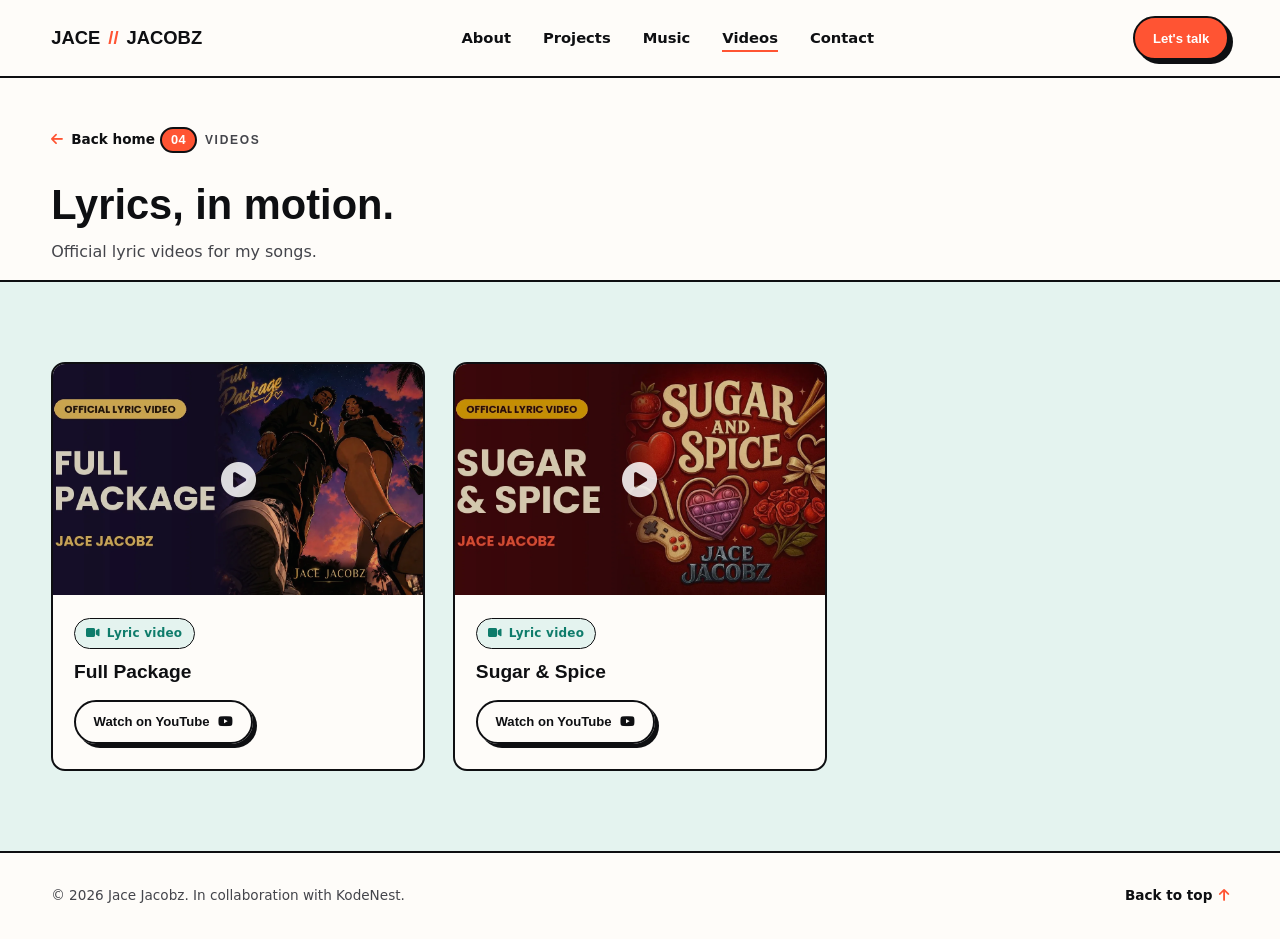
<file: videos.html>
<!DOCTYPE html>
<html lang="en">
<head>
<meta charset="UTF-8">
<title>Videos — Jace Jacobz</title>
<meta name="viewport" content="width=device-width, initial-scale=1, viewport-fit=cover">
<meta name="description" content="Official lyric videos by Jace Jacobz.">
<!-- Link previews (WhatsApp, Instagram, X, etc.) -->
<meta property="og:type" content="website">
<meta property="og:site_name" content="Jace Jacobz">
<meta property="og:title" content="Videos — Jace Jacobz">
<meta property="og:description" content="Official lyric videos by Jace Jacobz.">
<meta property="og:url" content="https://jacejacobz.github.io/jace-portfolio/videos.html">
<meta property="og:image" content="https://jacejacobz.github.io/jace-portfolio/assets/images/og-image.jpg">
<meta property="og:image:width" content="1200">
<meta property="og:image:height" content="630">
<meta name="twitter:card" content="summary_large_image">
<meta name="twitter:title" content="Videos — Jace Jacobz">
<meta name="twitter:description" content="Official lyric videos by Jace Jacobz.">
<meta name="twitter:image" content="https://jacejacobz.github.io/jace-portfolio/assets/images/og-image.jpg">

<link rel="icon" href="assets/images/fav-icon.png" type="image/png">
<link rel="preconnect" href="https://api.fontshare.com">
<link href="https://api.fontshare.com/v2/css?f[]=clash-display@600,500,700&f[]=satoshi@400,500,700,900&display=swap" rel="stylesheet">
<link rel="stylesheet" href="https://cdnjs.cloudflare.com/ajax/libs/font-awesome/6.5.2/css/all.min.css">
<script>try{if(sessionStorage.getItem("pl"))document.documentElement.classList.add("no-preload")}catch(e){}</script>
<link rel="stylesheet" href="assets/css/style.css">
</head>
<body id="top">
<!-- ============ PRELOADER (shows once per visit) ============ -->
<div class="preloader" id="preloader" aria-hidden="true">
  <div class="pl-logo">JACE<span class="dot">//</span>JACOBZ</div>
  <div class="pl-bars"><i></i><i></i><i></i><i></i><i></i></div>
  <div class="pl-bar"><span></span></div>
  <div class="pl-tag">Code. Music. Visuals.</div>
</div>
<noscript><style>.preloader{display:none}</style></noscript>


<!-- ============ HEADER ============ -->
<header class="site-header">
  <nav class="nav container">
    <a href="index.html#top" class="logo">JACE<span class="dot">//</span>JACOBZ</a>
    <ul class="nav-links" id="navLinks">
      <li><a href="index.html#about">About</a></li>
      <li><a href="projects.html">Projects</a></li>
      <li><a href="music.html">Music</a></li>
      <li><a href="videos.html">Videos</a></li>
      <li><a href="index.html#contact">Contact</a></li>
    </ul>
    <div class="nav-cta">
      <a href="index.html#contact" class="btn sm solid-coral">Let's talk</a>
      <button class="menu-toggle" id="menuToggle" aria-label="Toggle navigation" aria-expanded="false">
        <i class="fa-solid fa-bars"></i>
      </button>
    </div>
  </nav>
</header>

<!-- ============ PAGE INTRO ============ -->
<section class="page-hero">
  <div class="container">
    <a href="index.html" class="back-link"><i class="fa-solid fa-arrow-left"></i> Back home</a>
    <span class="eyebrow numbered"><b>04</b> Videos</span>
    <h1 class="section-title">Lyrics, in motion.</h1>
    <p class="section-note">Official lyric videos for my songs.</p>
  </div>
</section>

<!-- ============ FULL VIDEOS LIST ============ -->
<!-- Add new lyric videos here as they drop — nothing is capped on
     this page, unlike the teaser on the homepage. -->
<section class="section videos">
  <div class="container">
    <div class="cards-grid">
      <div class="card">
        <div class="card-media">
          <img src="assets/images/full-package-thumb.webp" loading="lazy" decoding="async" alt="Full Package lyric video thumbnail">
          <div class="card-play"><i class="fa-solid fa-circle-play"></i></div>
        </div>
        <div class="card-body">
          <span class="tag video"><i class="fa-solid fa-video"></i> Lyric video</span>
          <h3>Full Package</h3>
          <a href="https://youtu.be/ElX-lm3iU8Q" class="btn sm outline">Watch on YouTube <i class="fa-brands fa-youtube"></i></a>
        </div>
      </div>

      <div class="card">
        <div class="card-media">
          <img src="assets/images/sugar-and-spice-thumb.webp" loading="lazy" decoding="async" alt="Sugar &amp; Spice lyric video thumbnail">
          <div class="card-play"><i class="fa-solid fa-circle-play"></i></div>
        </div>
        <div class="card-body">
          <span class="tag video"><i class="fa-solid fa-video"></i> Lyric video</span>
          <h3>Sugar &amp; Spice</h3>
          <a href="https://youtu.be/jPSlTZLBIx8" class="btn sm outline">Watch on YouTube <i class="fa-brands fa-youtube"></i></a>
        </div>
      </div>
    </div>
  </div>
</section>

<!-- ============ FOOTER ============ -->
<footer class="footer">
  <div class="container footer-row">
    <p>&copy; 2026 Jace Jacobz. In collaboration with KodeNest.</p>
    <a href="#top" class="back-to-top">Back to top <i class="fa-solid fa-arrow-up"></i></a>
  </div>
</footer>


<!-- ============ MOBILE TAB BAR ============ -->
<nav class="tabbar" aria-label="Main">
  <a href="index.html" data-tab="index.html"><i class="fa-solid fa-house"></i><span>Home</span></a>
  <a href="projects.html" data-tab="projects.html"><i class="fa-solid fa-laptop-code"></i><span>Work</span></a>
  <a href="music.html" data-tab="music.html"><i class="fa-solid fa-music"></i><span>Music</span></a>
  <a href="videos.html" data-tab="videos.html"><i class="fa-solid fa-circle-play"></i><span>Videos</span></a>
  <a href="index.html#contact" data-tab="contact"><i class="fa-solid fa-paper-plane"></i><span>Contact</span></a>
</nav>
<a class="wa-fab" href="https://wa.me/2348140527076?text=Hi%20Jace%2C%20I%20found%20your%20portfolio%20and%20I%27d%20like%20to%20talk." aria-label="Chat on WhatsApp"><i class="fa-brands fa-whatsapp"></i></a>

<script src="assets/js/main.js"></script>
</body>
</html>
</file>
<file: assets/css/style.css>
/* ==========================================================
   TOKENS
   All colors, spacing, and shadow values live here so every
   page (and every component) stays visually consistent.
========================================================== */
:root{
  --paper:#FEFCF9;
  --paper-dim:#F3EEE4;
  --ink:#0E0F12;
  --ink-soft:#44454B;
  --line:rgba(14,15,18,.16);

  --code:#6C4CF0;   /* dev pillar   — purple */
  --code-tint:#EFEAFD;
  --sound:#E8A400;  /* music pillar — amber  */
  --sound-tint:#FDF2D9;
  --frame:#0E7C6B;  /* video pillar — teal   */
  --frame-tint:#E4F3EF;
  --coral:#FF5433;  /* primary CTA  — coral  */

  --radius:14px;
  --pop: 6px 6px 0 var(--ink);
  --pop-sm: 4px 4px 0 var(--ink);
}
*,*::before,*::after{ box-sizing:border-box; }
html{ scroll-behavior:smooth; }
body{
  margin:0;
  background:var(--paper);
  color:var(--ink);
  font-family:'Satoshi', system-ui, -apple-system, "Segoe UI", Roboto, sans-serif;
  line-height:1.6;
  -webkit-font-smoothing:antialiased;
}
h1,h2,h3,h4{ font-family:'Clash Display', 'Satoshi', sans-serif; line-height:1.05; margin:0; }
p{ margin:0; color:var(--ink-soft); }
a{ color:inherit; text-decoration:none; }
img{ max-width:100%; display:block; }
.container{ width:92%; max-width:1180px; margin:0 auto; }
section{ scroll-margin-top:84px; }

::selection{ background:var(--coral); color:#fff; }

@media (prefers-reduced-motion: reduce){
  html{ scroll-behavior:auto; }
  *{ animation:none !important; transition:none !important; }
}

/* eyebrow / label style used across sections */
.eyebrow{
  display:inline-flex; align-items:center; gap:.5rem;
  font-family:'Satoshi',sans-serif; font-weight:700;
  font-size:.75rem; letter-spacing:.14em; text-transform:uppercase;
  color:var(--ink-soft);
}
.eyebrow::before{
  content:''; width:8px; height:8px; border-radius:50%; background:var(--coral);
}

/* pill tags — color follows pillar (dev = purple, music = amber, video = teal) */
.tag{
  display:inline-flex; align-items:center; gap:.4rem;
  padding:.32rem .7rem; border-radius:999px;
  font-size:.75rem; font-weight:700; letter-spacing:.02em;
  border:1.5px solid var(--ink);
}
.tag.dev{ background:var(--code-tint); color:var(--code); }
.tag.music{ background:var(--sound-tint); color:#8a6600; }
.tag.video{ background:var(--frame-tint); color:var(--frame); }

/* buttons */
.btn{
  display:inline-flex; align-items:center; gap:.55rem;
  padding:.85rem 1.5rem;
  font-family:'Satoshi',sans-serif; font-weight:700; font-size:.95rem;
  border-radius:999px; border:2px solid var(--ink);
  background:var(--ink); color:var(--paper);
  box-shadow:var(--pop);
  transition:transform .15s ease, box-shadow .15s ease;
  cursor:pointer;
}
.btn:hover{ transform:translate(-3px,-3px); box-shadow:9px 9px 0 var(--ink); }
.btn:active{ transform:translate(0,0); box-shadow:2px 2px 0 var(--ink); }
.btn.solid-coral{ background:var(--coral); border-color:var(--ink); color:#fff; }
.btn.outline{ background:transparent; color:var(--ink); }
.btn.sm{ padding:.6rem 1.1rem; font-size:.82rem; box-shadow:var(--pop-sm); }
.btn.sm:hover{ box-shadow:7px 7px 0 var(--ink); }

/* ==========================================================
   HEADER / NAV
========================================================== */
.site-header{
  position:sticky; top:0; z-index:50;
  background:var(--paper);
  border-bottom:2px solid var(--ink);
}
.nav{
  display:flex; align-items:center; justify-content:space-between;
  padding:1rem 0;
}
.logo{
  font-family:'Clash Display',sans-serif; font-weight:700; font-size:1.15rem;
  display:flex; align-items:center; gap:.5rem;
}
.logo .dot{ display:inline-block; color:var(--coral); transition:transform .3s ease; }
.logo:hover .dot{ transform:rotate(90deg); }
.nav-links{
  list-style:none; display:flex; gap:2rem; margin:0; padding:0;
}
.nav-links a{
  font-weight:600; font-size:.92rem; position:relative; padding:.25rem 0;
}
.nav-links a::after{
  content:''; position:absolute; left:0; bottom:-2px; width:0; height:2px;
  background:var(--coral); transition:width .2s ease;
}
.nav-links a:hover::after,
.nav-links a.active::after{ width:100%; }
.nav-cta{ display:flex; align-items:center; gap:1rem; }
.menu-toggle{
  display:none; background:none; border:2px solid var(--ink); border-radius:8px;
  width:42px; height:42px; align-items:center; justify-content:center; font-size:1.1rem;
  cursor:pointer;
}

@media (max-width:860px){
  .nav-links{
    position:absolute; top:100%; left:0; right:0;
    flex-direction:column; gap:0;
    background:var(--paper); border-bottom:2px solid var(--ink);
    max-height:0; overflow:hidden; transition:max-height .3s ease;
  }
  .nav-links.open{ max-height:400px; }
  .nav-links li{ border-top:1px solid var(--line); }
  .nav-links a{ display:block; padding:1rem 6%; }
  .nav-links a::after{ display:none; }
  .menu-toggle{ display:flex; }
  .nav-cta .btn.sm{ display:none; }
}

/* ==========================================================
   HERO (homepage only)
========================================================== */
.hero{ padding:3rem 0 3.5rem; overflow:hidden; }
.hero-grid{
  display:grid; grid-template-columns:1.15fr .85fr; gap:3rem; align-items:center;
}
.hero-title{
  font-size:clamp(2.3rem,5.4vw,3.7rem); font-weight:600; letter-spacing:-.02em;
}
.hero-title span{ display:block; }
.hero-title .c1{ color:var(--code); }
.hero-title .c2{ color:var(--sound); }
.hero-title .c3{ color:var(--frame); }
.hero-lede{
  margin-top:1rem; font-size:1rem; max-width:46ch; color:var(--ink-soft);
}
.hero-actions{ margin-top:1.5rem; display:flex; flex-wrap:wrap; gap:1rem; }
.hero-chips{ margin-top:1.5rem; display:flex; flex-wrap:wrap; gap:.6rem; }

.hero-visual{ position:relative; max-width:340px; margin-left:auto; }
.hero-photo-wrap{
  position:relative; border-radius:var(--radius); overflow:hidden;
  border:2.5px solid var(--ink); box-shadow:10px 10px 0 var(--code);
  aspect-ratio:4/5;
}
.hero-photo-wrap img{ width:100%; height:100%; object-fit:cover; }
.hero-badge{
  position:absolute; bottom:-18px; left:-18px;
  background:var(--paper); border:2px solid var(--ink); border-radius:var(--radius);
  padding:.75rem 1rem; box-shadow:var(--pop-sm);
  display:flex; align-items:center; gap:.6rem; font-weight:700; font-size:.85rem;
}
.hero-badge i{ color:var(--coral); }

@media (max-width:860px){
  .hero{ padding:2.5rem 0 3rem; }
  .hero-grid{ grid-template-columns:1fr; gap:2rem; }
  .hero-visual{ max-width:260px; margin:0 auto; }
  .hero-photo-wrap{ box-shadow:6px 6px 0 var(--code); }
  .hero-badge{ left:8px; bottom:-14px; padding:.6rem .85rem; font-size:.78rem; gap:.45rem; }
}

/* ==========================================================
   PAGE HERO (dedicated pages: projects / music / videos)
   A lighter-weight intro block instead of the full homepage hero.
========================================================== */
.page-hero{ padding:3rem 0 1rem; }
.back-link{
  display:inline-flex; align-items:center; gap:.5rem;
  font-weight:700; font-size:.85rem; margin-bottom:1.5rem;
}
.back-link i{ color:var(--coral); }
.back-link:hover{ text-decoration:underline; }
.page-hero .section-title{ margin-top:.5rem; max-width:20ch; }
.page-hero .section-note{ margin-top:.75rem; max-width:50ch; font-size:1rem; }

/* ==========================================================
   SECTION SHELL
========================================================== */
.section{ padding:5rem 0; border-top:2px solid var(--ink); }
.section-head{
  display:flex; justify-content:space-between; align-items:flex-end; gap:1.5rem;
  margin-bottom:2.6rem; flex-wrap:wrap;
}
.section-title{ font-size:clamp(1.9rem,3.6vw,2.6rem); margin-top:.5rem; }
.section-note{ max-width:34ch; color:var(--ink-soft); font-size:.95rem; }

/* ==========================================================
   ABOUT (homepage only)
========================================================== */
.about-grid{
  display:grid; grid-template-columns:1fr 1fr; gap:3rem; align-items:start;
}
.about-text p{ font-size:1.05rem; margin-bottom:1.2rem; }
.about-text p:last-child{ margin-bottom:0; }
.skills-grid{
  display:grid; grid-template-columns:repeat(2,1fr); gap:.9rem;
}
.skill-chip{
  display:flex; align-items:center; gap:.75rem;
  padding:.9rem 1rem; border:1.5px solid var(--ink); border-radius:10px;
  background:var(--paper-dim); font-weight:600; font-size:.88rem;
}
.skill-chip i{ font-size:1.05rem; width:22px; text-align:center; color:var(--coral); }

@media (max-width:760px){
  .about-grid{ grid-template-columns:1fr; }
  .skills-grid{ grid-template-columns:1fr 1fr; }
}

/* ==========================================================
   CARDS (projects / music / videos share this)
========================================================== */
.cards-grid{
  display:grid; gap:1.75rem;
  grid-template-columns:repeat(3,minmax(0,1fr));
}

/* wrapper for the "See all X" link under a homepage teaser grid */
.section-more{
  display:flex;
  justify-content:center;
  margin-top:2rem;
}

@media (max-width:900px){
  .cards-grid{ grid-template-columns:repeat(2,minmax(0,1fr)); }
}

@media (max-width:600px){
  .cards-grid{ grid-template-columns:1fr; }
}
.card{
  border:2px solid var(--ink); border-radius:var(--radius);
  background:var(--paper-dim); overflow:hidden;
  transition:transform .2s ease, box-shadow .2s ease;
}
.card:hover{ transform:translate(-4px,-4px); }
.card-media{ position:relative; aspect-ratio:16/10; overflow:hidden; }
.card-media img{ width:100%; height:100%; object-fit:cover; transition:transform .4s ease; }
.card:hover .card-media img{ transform:scale(1.05); }
.card-play{
  position:absolute; inset:0; display:flex; align-items:center; justify-content:center;
  background:rgba(21,22,26,.18); opacity:.85; transition:opacity .2s ease;
}
.card:hover .card-play{ opacity:1; }
.card-play i{
  font-size:2.2rem; color:#fff;
}
.card-body{ padding:1.4rem 1.3rem 1.6rem; }
.card-body .tag{ margin-bottom:.8rem; }
.card-body h3{ font-size:1.2rem; margin-bottom:.5rem; }
.card-body p{ font-size:.92rem; margin-bottom:1.2rem; }

.project .card{ box-shadow:none; }
.project .card:hover{ box-shadow:var(--pop-sm); }
.music .card:hover{ box-shadow:6px 6px 0 var(--sound); }
.videos .card:hover{ box-shadow:6px 6px 0 var(--frame); }

/* cover art reads better as a square than a cropped landscape */
.music .card-media{ aspect-ratio:1/1; }

/* the play icon needs to be visible without a hover state for touch devices */
.music .card-media, .videos .card-media{ cursor:pointer; }

/* staggered reveal so cards in a row don't all pop in at once */
.cards-grid .card:nth-child(3n+1){ transition-delay:.05s; }
.cards-grid .card:nth-child(3n+2){ transition-delay:.16s; }
.cards-grid .card:nth-child(3n+3){ transition-delay:.27s; }

/* ==========================================================
   CONTACT (homepage only)
========================================================== */
.contact-grid{
  display:grid; grid-template-columns:.9fr 1.1fr; gap:3rem; align-items:start;
}
.contact-info p{ font-size:1.05rem; margin-bottom:1.6rem; max-width:40ch; }
.social-row{ display:flex; flex-wrap:wrap; gap:.75rem; }
.social-btn{
  width:46px; height:46px; border:2px solid var(--ink); border-radius:50%;
  display:flex; align-items:center; justify-content:center; font-size:1.05rem;
  background:var(--paper-dim); transition:transform .15s ease, background .15s ease;
}
.social-btn:hover{ transform:translateY(-3px); background:var(--coral); color:#fff; }

form{ display:flex; flex-direction:column; gap:1rem; }
.form-row{ display:grid; grid-template-columns:1fr 1fr; gap:1rem; }
form input, form textarea{
  width:100%; padding:.9rem 1rem; font-family:'Satoshi',sans-serif; font-size:.95rem;
  background:var(--paper-dim); border:2px solid var(--ink); border-radius:10px; color:var(--ink);
}
form input::placeholder, form textarea::placeholder{ color:var(--ink-soft); }
form input:focus, form textarea:focus{ outline:3px solid var(--code); outline-offset:1px; }
form textarea{ resize:vertical; min-height:130px; }
.form-note{ font-size:.82rem; color:var(--ink-soft); }

@media (max-width:760px){
  .contact-grid{ grid-template-columns:1fr; }
  .form-row{ grid-template-columns:1fr; }
}

/* ==========================================================
   FOOTER
========================================================== */
.footer{
  border-top:2px solid var(--ink); padding:2rem 0;
}
.footer-row{
  display:flex; justify-content:space-between; align-items:center; flex-wrap:wrap; gap:1rem;
}
.footer p{ font-size:.85rem; }
.back-to-top{
  display:flex; align-items:center; gap:.4rem; font-weight:700; font-size:.85rem;
}
.back-to-top i{ color:var(--coral); }

/* ==========================================================
   MOTION / SCROLL REVEAL
========================================================== */
@keyframes fadeUp{
  from{ opacity:0; transform:translateY(22px); }
  to{ opacity:1; transform:translateY(0); }
}
@keyframes floatBadge{
  0%,100%{ transform:translateY(0); }
  50%{ transform:translateY(-6px); }
}

/* hero plays on page load, staggered (homepage only) */
.hero-copy > *{ opacity:0; animation:fadeUp .7s ease forwards; }
.hero-copy .eyebrow{ animation-delay:.05s; }
.hero-copy .hero-title{ animation-delay:.16s; }
.hero-copy .hero-lede{ animation-delay:.3s; }
.hero-copy .hero-actions{ animation-delay:.42s; }
.hero-copy .hero-chips{ animation-delay:.54s; }
.hero-visual{ opacity:0; animation:fadeUp .8s ease forwards; animation-delay:.22s; }
.hero-badge{ animation:floatBadge 3.2s ease-in-out 1.2s infinite; }

/* dedicated pages fade their intro in the same way, minus the photo */
.page-hero > .container > *{ opacity:0; animation:fadeUp .7s ease forwards; }
.page-hero .back-link{ animation-delay:.02s; }
.page-hero .eyebrow{ animation-delay:.08s; }
.page-hero .section-title{ animation-delay:.16s; }
.page-hero .section-note{ animation-delay:.26s; }

/* everything below the fold fades/rises in as it enters view */
.reveal{
  opacity:0; transform:translateY(28px);
  transition:opacity .7s cubic-bezier(.2,.7,.2,1), transform .7s cubic-bezier(.2,.7,.2,1);
}
.reveal.in-view{ opacity:1; transform:translateY(0); }


/* ---------- release dates, card actions, whatsapp ---------- */
.card-meta{ display:flex; align-items:center; gap:.7rem; margin-bottom:.8rem; }
.card-meta .tag{ margin-bottom:0; }
.card-date{ font-size:.8rem; font-weight:700; color:var(--ink-soft); letter-spacing:.02em; }
.card-actions{ display:flex; flex-wrap:wrap; gap:.7rem; }
.wa-btn{ margin:.4rem 0 1.4rem; }


/* ==========================================================
   LAYOUT UPGRADE — numbered sections, hero cards, marquee,
   stats, pillar-tinted sections, year groups, phone tab bar
========================================================== */

/* numbered eyebrows: "01 About" */
.eyebrow.numbered::before{ display:none; }
.eyebrow.numbered b{
  font-family:'Clash Display',sans-serif; font-weight:700; font-size:.8rem;
  color:#fff; background:var(--coral); border:2px solid var(--ink);
  border-radius:999px; padding:.05rem .55rem; letter-spacing:.04em;
}

/* hero floating cards */
.float-card{
  position:absolute; background:var(--paper); border:2px solid var(--ink);
  border-radius:var(--radius); box-shadow:var(--pop-sm);
}
.now-playing{
  bottom:70px; right:-26px; display:flex; align-items:center; gap:.65rem;
  padding:.55rem .8rem .55rem .55rem; transition:transform .2s ease, box-shadow .2s ease;
}
.now-playing:hover{ transform:translate(-3px,-3px); box-shadow:7px 7px 0 var(--ink); }
.now-playing img{ width:44px; height:44px; border-radius:8px; border:2px solid var(--ink); object-fit:cover; }
.np-text{ display:flex; flex-direction:column; line-height:1.15; }
.np-text small{ font-size:.62rem; font-weight:700; letter-spacing:.12em; text-transform:uppercase; color:var(--ink-soft); }
.np-text b{ font-family:'Clash Display',sans-serif; font-size:.95rem; }
.eq{ display:flex; align-items:flex-end; gap:2px; height:18px; margin-left:.2rem; }
.eq i{ width:3px; background:var(--coral); border-radius:2px; animation:eq 1s ease-in-out infinite; }
.eq i:nth-child(1){ height:40%; animation-delay:-.2s; }
.eq i:nth-child(2){ height:90%; animation-delay:-.5s; }
.eq i:nth-child(3){ height:60%; animation-delay:-.8s; }
.eq i:nth-child(4){ height:75%; animation-delay:-.35s; }
@keyframes eq{ 0%,100%{ transform:scaleY(.35); } 50%{ transform:scaleY(1); } }
.eq i{ transform-origin:bottom; }

.code-card{
  top:-18px; left:-104px; width:206px; background:var(--ink); color:#F3EEE4;
  box-shadow:var(--pop-sm) ; border-color:var(--ink); overflow:hidden;
  font-family:ui-monospace,SFMono-Regular,Menlo,Consolas,monospace; font-size:.7rem;
}
.cc-bar{ display:flex; align-items:center; gap:5px; padding:.4rem .6rem; background:#1d1e24; color:#9a9ba3; font-size:.62rem; }
.cc-bar i{ width:7px; height:7px; border-radius:50%; background:#44454B; }
.cc-bar i:first-child{ background:var(--coral); }
.code-card pre{ margin:0; padding:.6rem .7rem .75rem; line-height:1.55; white-space:pre; }
.code-card .k{ color:#c4a8ff; }
.code-card .s{ color:#F3EEE4; }
.code-card .p1{ color:#a58bff; } .code-card .p2{ color:var(--sound); } .code-card .p3{ color:#3fd0b6; }

/* marquee band */
.marquee{ background:var(--ink); color:var(--paper); border-top:2px solid var(--ink); overflow:hidden; padding:.9rem 0; }
.marquee-track{ display:flex; width:max-content; gap:1.6rem; animation:marquee 32s linear infinite; }
.marquee-track span{
  font-family:'Clash Display',sans-serif; font-weight:700; font-size:clamp(1.1rem,3.4vw,1.6rem);
  letter-spacing:.06em; white-space:nowrap;
}
.marquee-track i{ font-style:normal; color:var(--coral); font-size:1.2rem; align-self:center; }
.marquee-track span:nth-of-type(3n+1){ color:#b9a6ff; }
.marquee-track span:nth-of-type(3n+2){ color:var(--sound); }
.marquee-track span:nth-of-type(3n){ color:#46d6bd; }
@keyframes marquee{ to{ transform:translateX(-50%); } }

/* stats strip */
.stats{ background:var(--paper-dim); border-bottom:2px solid var(--ink); }
.stats-grid{ display:grid; grid-template-columns:repeat(4,1fr); }
.stat{ padding:2rem 1rem; text-align:center; border-left:2px solid var(--ink); }
.stat:first-child{ border-left:0; }
.stat b{ display:block; font-family:'Clash Display',sans-serif; font-size:clamp(2.2rem,6vw,3.4rem); line-height:1; }
.stat span{ display:block; margin-top:.4rem; font-size:.8rem; font-weight:700; letter-spacing:.1em; text-transform:uppercase; color:var(--ink-soft); }
.s-music b{ color:var(--sound); } .s-video b{ color:var(--frame); } .s-code b{ color:var(--code); } .s-coral b{ color:var(--coral); }

/* pillar-tinted sections so each part of the page feels different */
.section.project{ background:var(--code-tint); }
.section.music{ background:var(--sound-tint); }
.section.videos{ background:var(--frame-tint); }
.section.project .card, .section.music .card, .section.videos .card{ background:var(--paper); }

/* project bento: the first project is the hero tile */
.project .cards-grid{ grid-template-columns:1.5fr 1fr; align-items:stretch; }
.project .cards-grid .card{ display:flex; flex-direction:column; }
.project .cards-grid .card:first-child .card-media{ aspect-ratio:16/9; }
.project .cards-grid .card-body{ flex:1; display:flex; flex-direction:column; align-items:flex-start; }
.project .cards-grid .card-actions, .project .cards-grid .card-body > a{ margin-top:auto; }
.project .cards-grid .card:first-child h3{ font-size:1.5rem; }

/* music page: year groups with big outlined numerals */
.year-group + .year-group{ margin-top:3.5rem; }
.year-head{ display:flex; align-items:center; gap:1.2rem; margin-bottom:1.6rem; }
.year-num{
  font-family:'Clash Display',sans-serif; font-weight:700; line-height:1;
  font-size:clamp(3rem,11vw,5.5rem); color:transparent; -webkit-text-stroke:2px var(--ink);
}
.year-line{ flex:1; height:2px; background:var(--ink); }

/* mobile tab bar + whatsapp button (hidden on desktop) */
.tabbar, .wa-fab{ display:none; }

@media (max-width:860px){
  body{ padding-bottom:calc(76px + env(safe-area-inset-bottom,0px)); }
  .menu-toggle{ display:none !important; }
  .nav-links{ display:none !important; }
  .nav{ padding:.8rem 0; }

  .tabbar{
    display:grid; grid-template-columns:repeat(5,1fr); gap:.2rem;
    position:fixed; left:0; right:0; bottom:0; z-index:60;
    background:var(--paper); border-top:2px solid var(--ink);
    padding:.4rem .4rem calc(.4rem + env(safe-area-inset-bottom,0px));
  }
  .tabbar a{
    display:flex; flex-direction:column; align-items:center; gap:.2rem;
    padding:.4rem 0 .35rem; border-radius:12px; border:2px solid transparent;
    font-size:.68rem; font-weight:700; color:var(--ink-soft);
  }
  .tabbar a i{ font-size:1.15rem; }
  .tabbar a.active{ background:var(--coral); color:#fff; border-color:var(--ink); }
  .wa-fab{
    display:flex; align-items:center; justify-content:center;
    position:fixed; right:14px; bottom:calc(88px + env(safe-area-inset-bottom,0px)); z-index:55;
    width:50px; height:50px; border-radius:50%; font-size:1.6rem;
    background:var(--paper); color:#169c4b; border:2px solid var(--ink); box-shadow:var(--pop-sm);
  }

  .code-card{ display:none; }
  .now-playing{ top:auto; bottom:44px; right:-12px; padding:.45rem .65rem .45rem .45rem; }
  .now-playing img{ width:36px; height:36px; }

  .stats-grid{ grid-template-columns:1fr 1fr; }
  .stat{ padding:1.5rem .8rem; border-left:0; border-top:2px solid var(--ink); }
  .stat:nth-child(2n){ border-left:2px solid var(--ink); }
  .stat:nth-child(-n+2){ border-top:0; }
  .project .cards-grid{ grid-template-columns:1fr 1fr; }
}

/* phones: every card row becomes a swipeable carousel */
@media (max-width:700px){
  .cards-grid, .project .cards-grid{
    display:flex; gap:1rem; overflow-x:auto; scroll-snap-type:x mandatory;
    margin-right:-4%; padding:0 4% 1.1rem 0; -webkit-overflow-scrolling:touch; scrollbar-width:none;
  }
  .cards-grid::-webkit-scrollbar{ display:none; }
  .cards-grid .card{ flex:0 0 78%; scroll-snap-align:start; }
  .cards-grid .card.reveal{ opacity:1 !important; transform:none !important; }
  .project .cards-grid .card:first-child .card-media{ aspect-ratio:16/10; }
  .section{ padding:3.5rem 0; }
  .year-group + .year-group{ margin-top:2.2rem; }
}


/* card titles sit right above the button now that songs have no blurb */
.music .card-body h3, .videos .card-body h3{ margin-bottom:1.1rem; }

/* ==========================================================
   PRELOADER — logo, equalizer bars and a fill bar. Shown once
   per visit; the hide logic lives in main.js, with a CSS
   failsafe so it can never get stuck.
========================================================== */
.no-preload .preloader{ display:none; }
.preloader{
  position:fixed; inset:0; z-index:200; background:var(--paper);
  display:flex; flex-direction:column; align-items:center; justify-content:center; gap:1.5rem;
  transition:opacity .5s ease, visibility .5s ease;
  animation:plFailsafe 0s linear 4s forwards;
}
.preloader.done{ opacity:0; visibility:hidden; }
@keyframes plFailsafe{ to{ opacity:0; visibility:hidden; } }
.pl-logo{ font-family:'Clash Display',sans-serif; font-weight:700; font-size:clamp(1.7rem,7vw,2.4rem); letter-spacing:.01em; }
.pl-logo .dot{ color:var(--coral); }
.pl-bars{ display:flex; align-items:flex-end; gap:7px; height:54px; }
.pl-bars i{
  width:9px; height:100%; border:2px solid var(--ink); border-radius:5px;
  transform-origin:bottom; transform:scaleY(.3); animation:eq .9s ease-in-out infinite;
}
.pl-bars i:nth-child(1){ background:var(--code);  animation-delay:-.1s; }
.pl-bars i:nth-child(2){ background:var(--sound); animation-delay:-.45s; }
.pl-bars i:nth-child(3){ background:var(--coral); animation-delay:-.75s; }
.pl-bars i:nth-child(4){ background:var(--frame); animation-delay:-.3s; }
.pl-bars i:nth-child(5){ background:var(--code);  animation-delay:-.6s; }
.pl-bar{ width:min(220px,60vw); height:10px; border:2px solid var(--ink); border-radius:999px; overflow:hidden; }
.pl-bar span{ display:block; height:100%; width:0; background:var(--coral); animation:plFill 1.1s cubic-bezier(.3,.7,.2,1) forwards; }
@keyframes plFill{ to{ width:100%; } }
.pl-tag{ font-size:.72rem; font-weight:700; letter-spacing:.16em; text-transform:uppercase; color:var(--ink-soft); }
</file>
